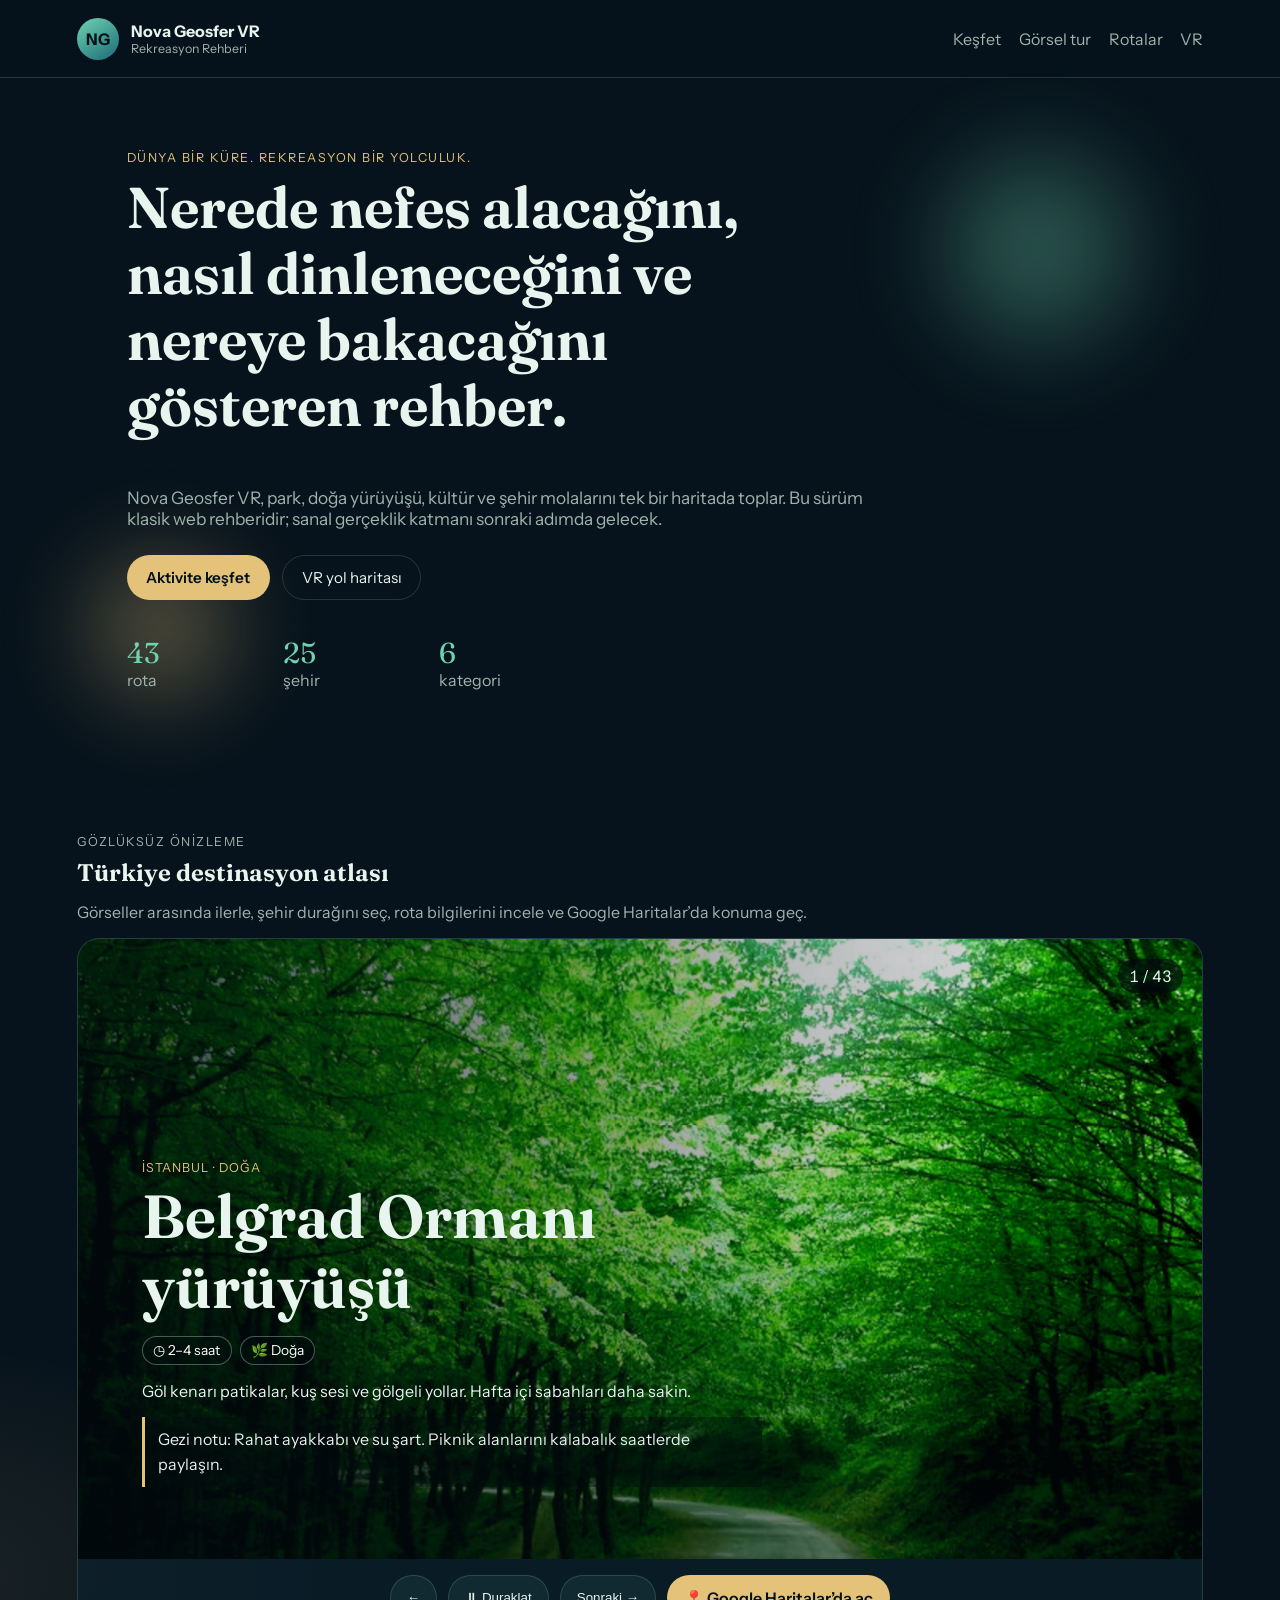
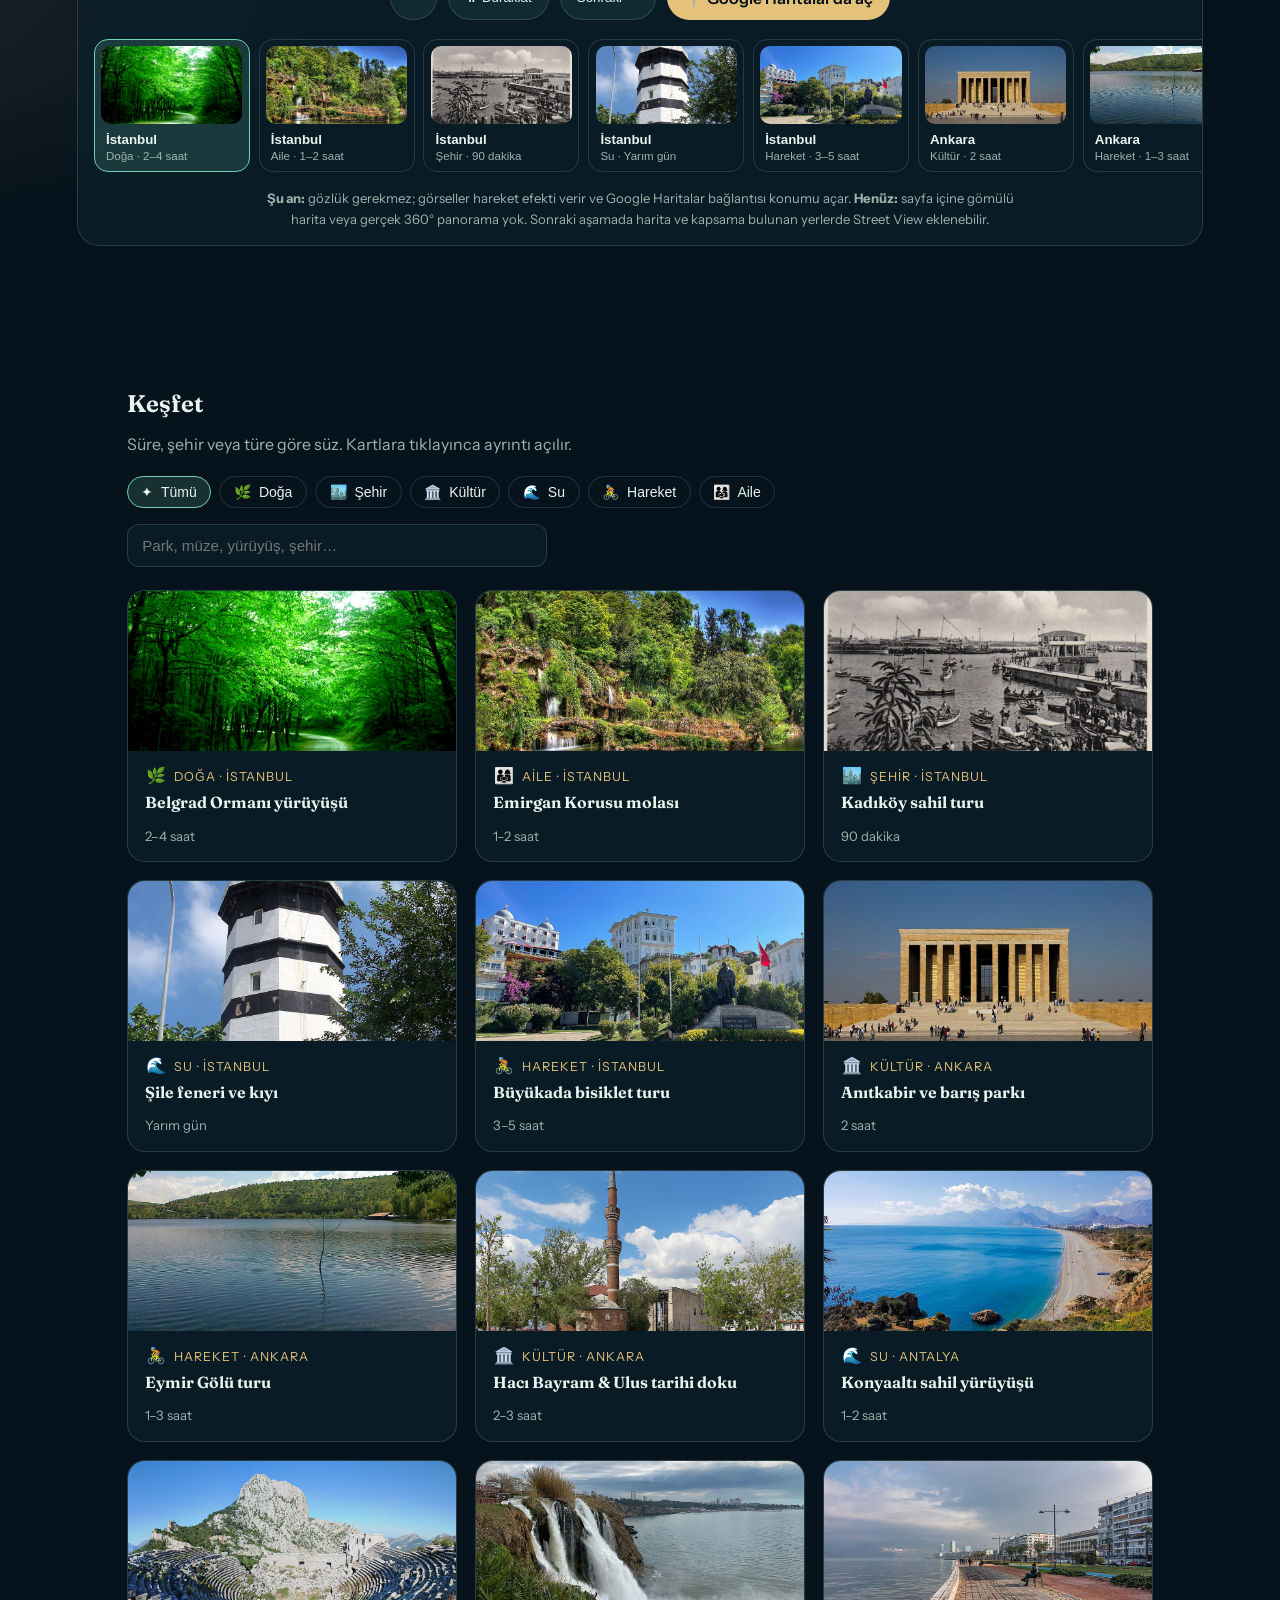
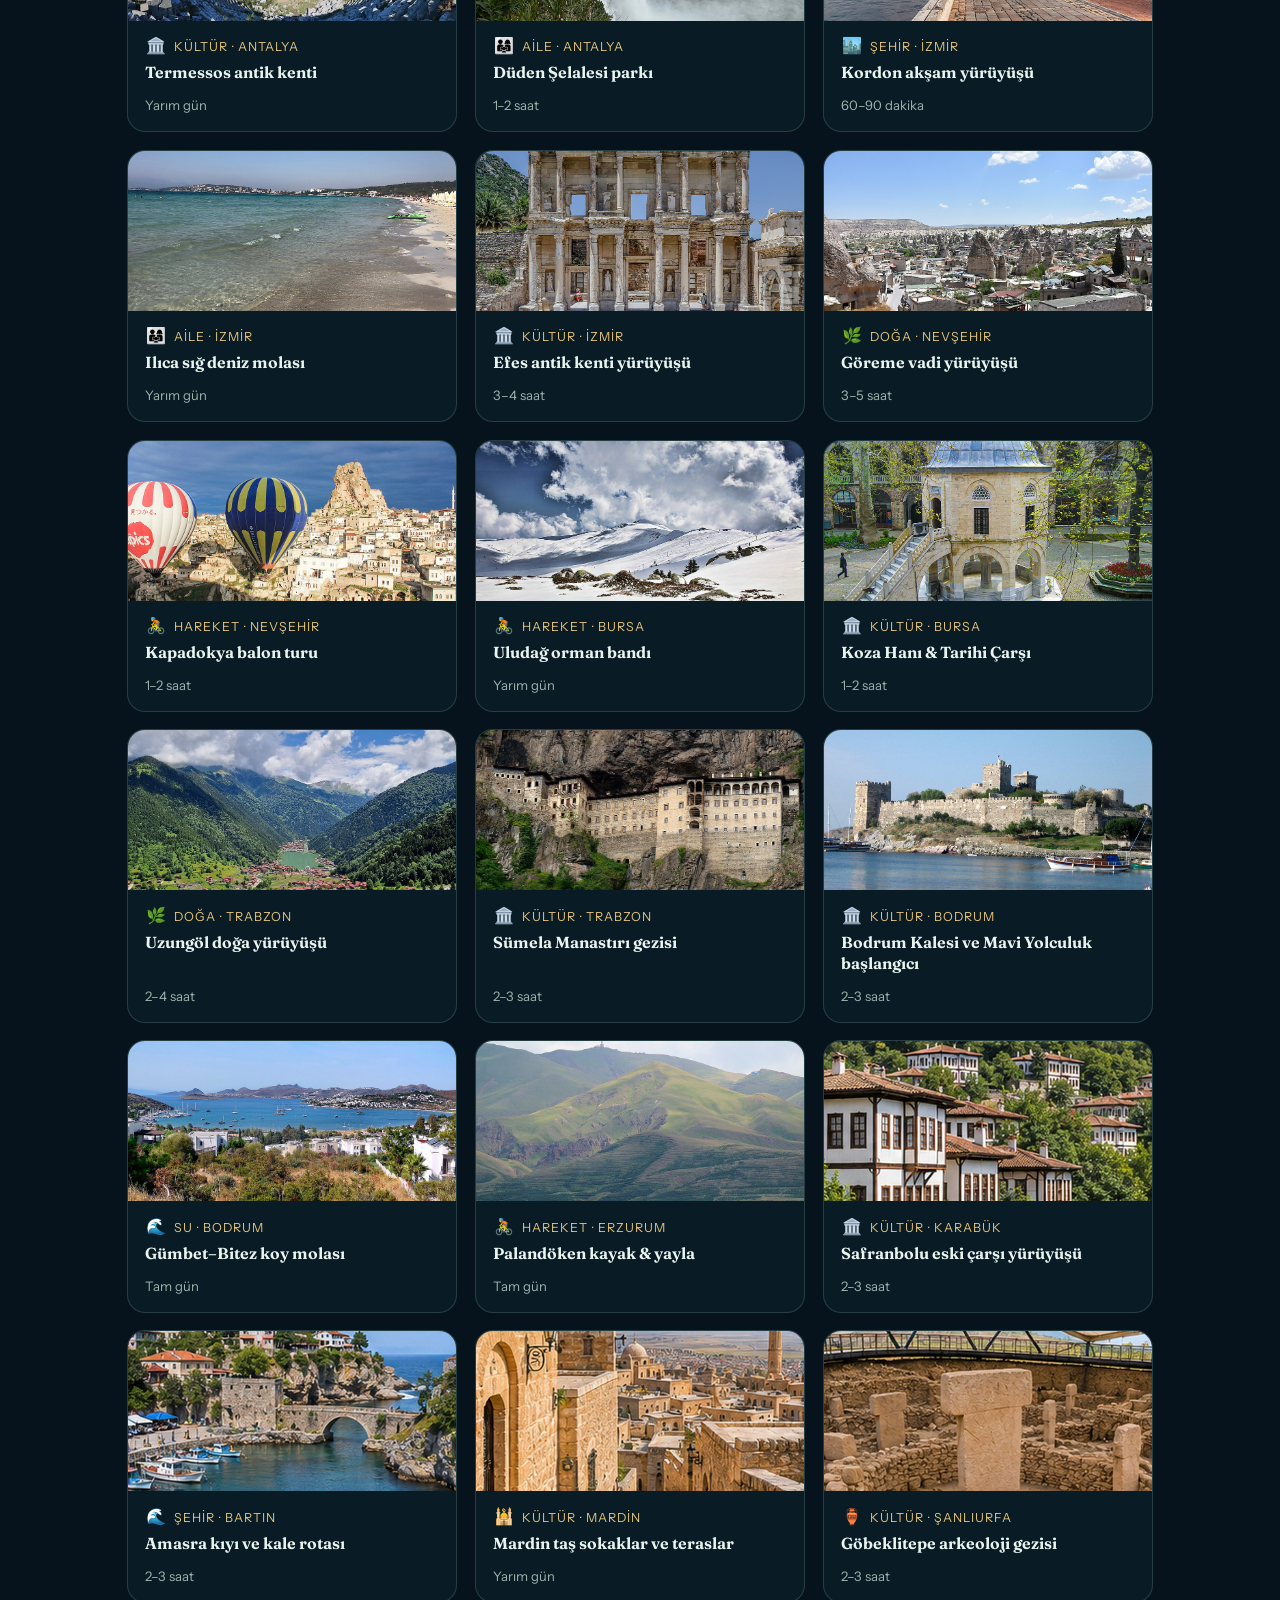
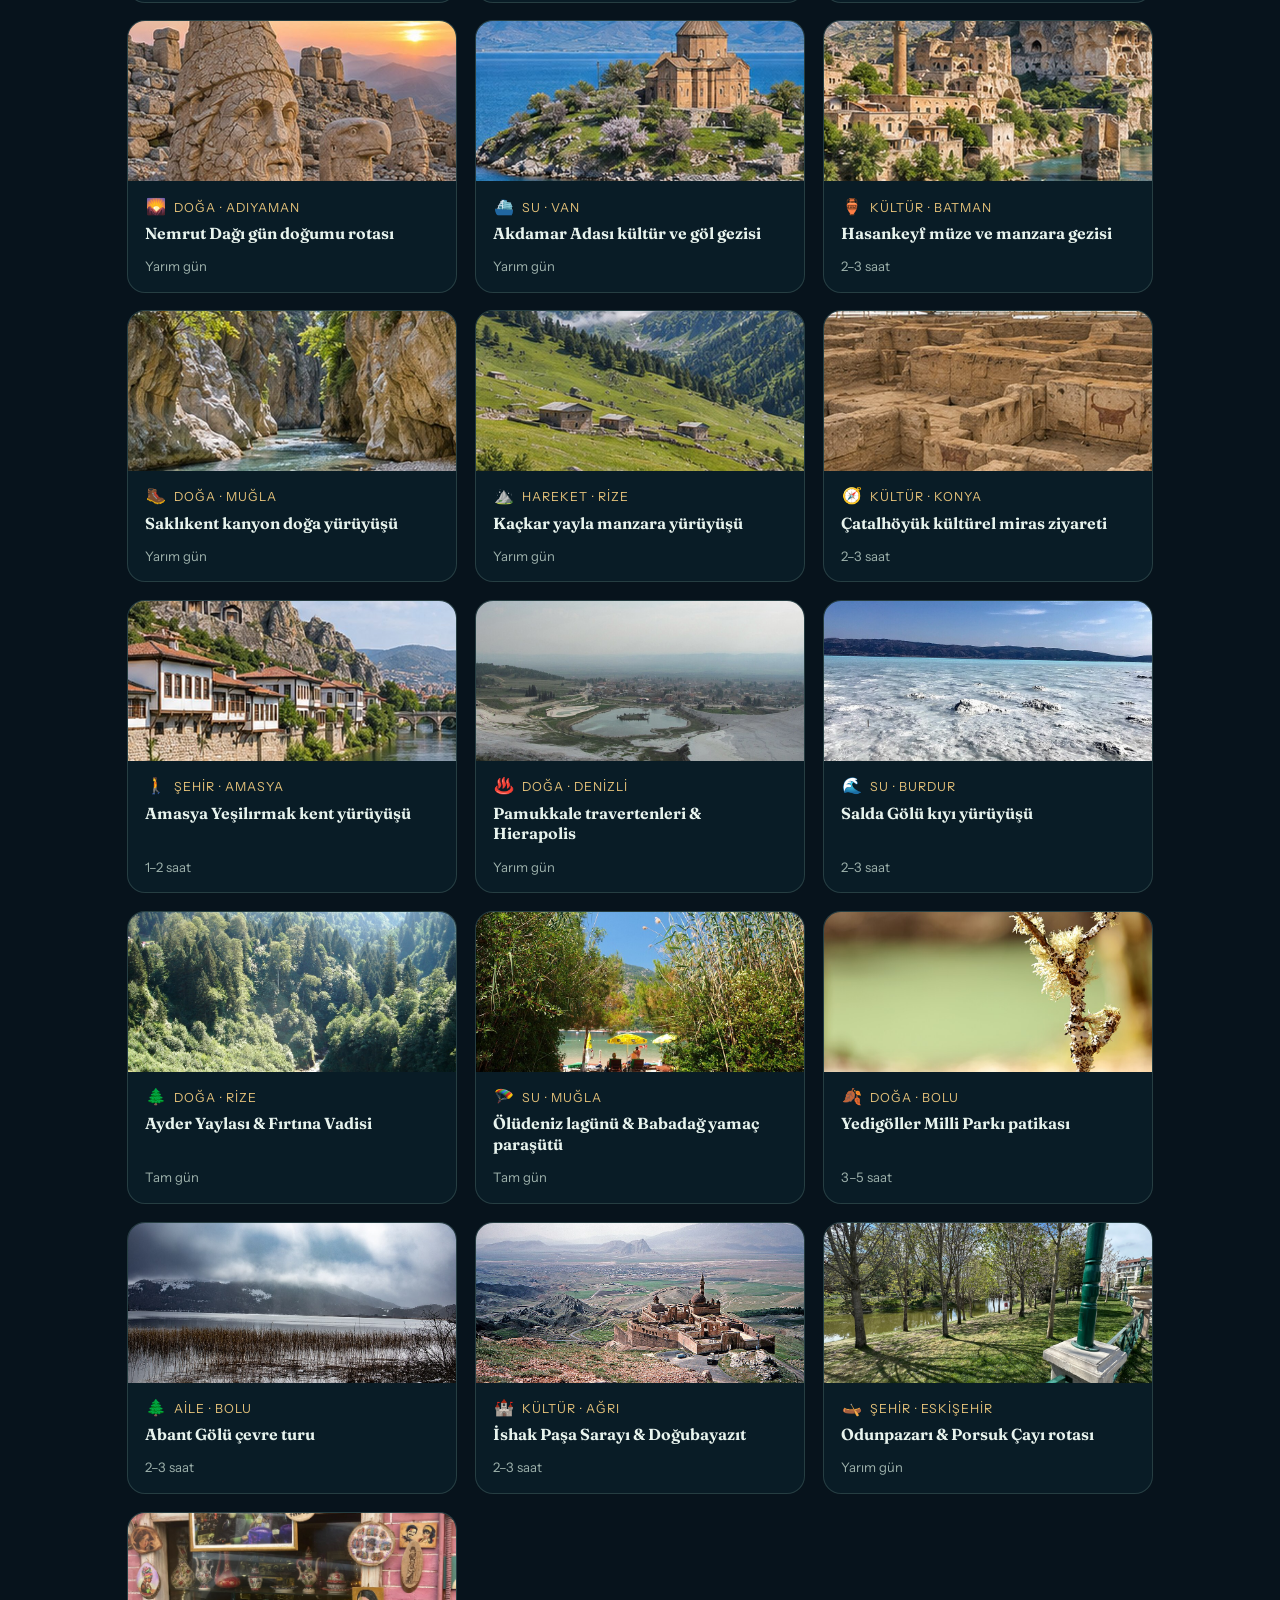
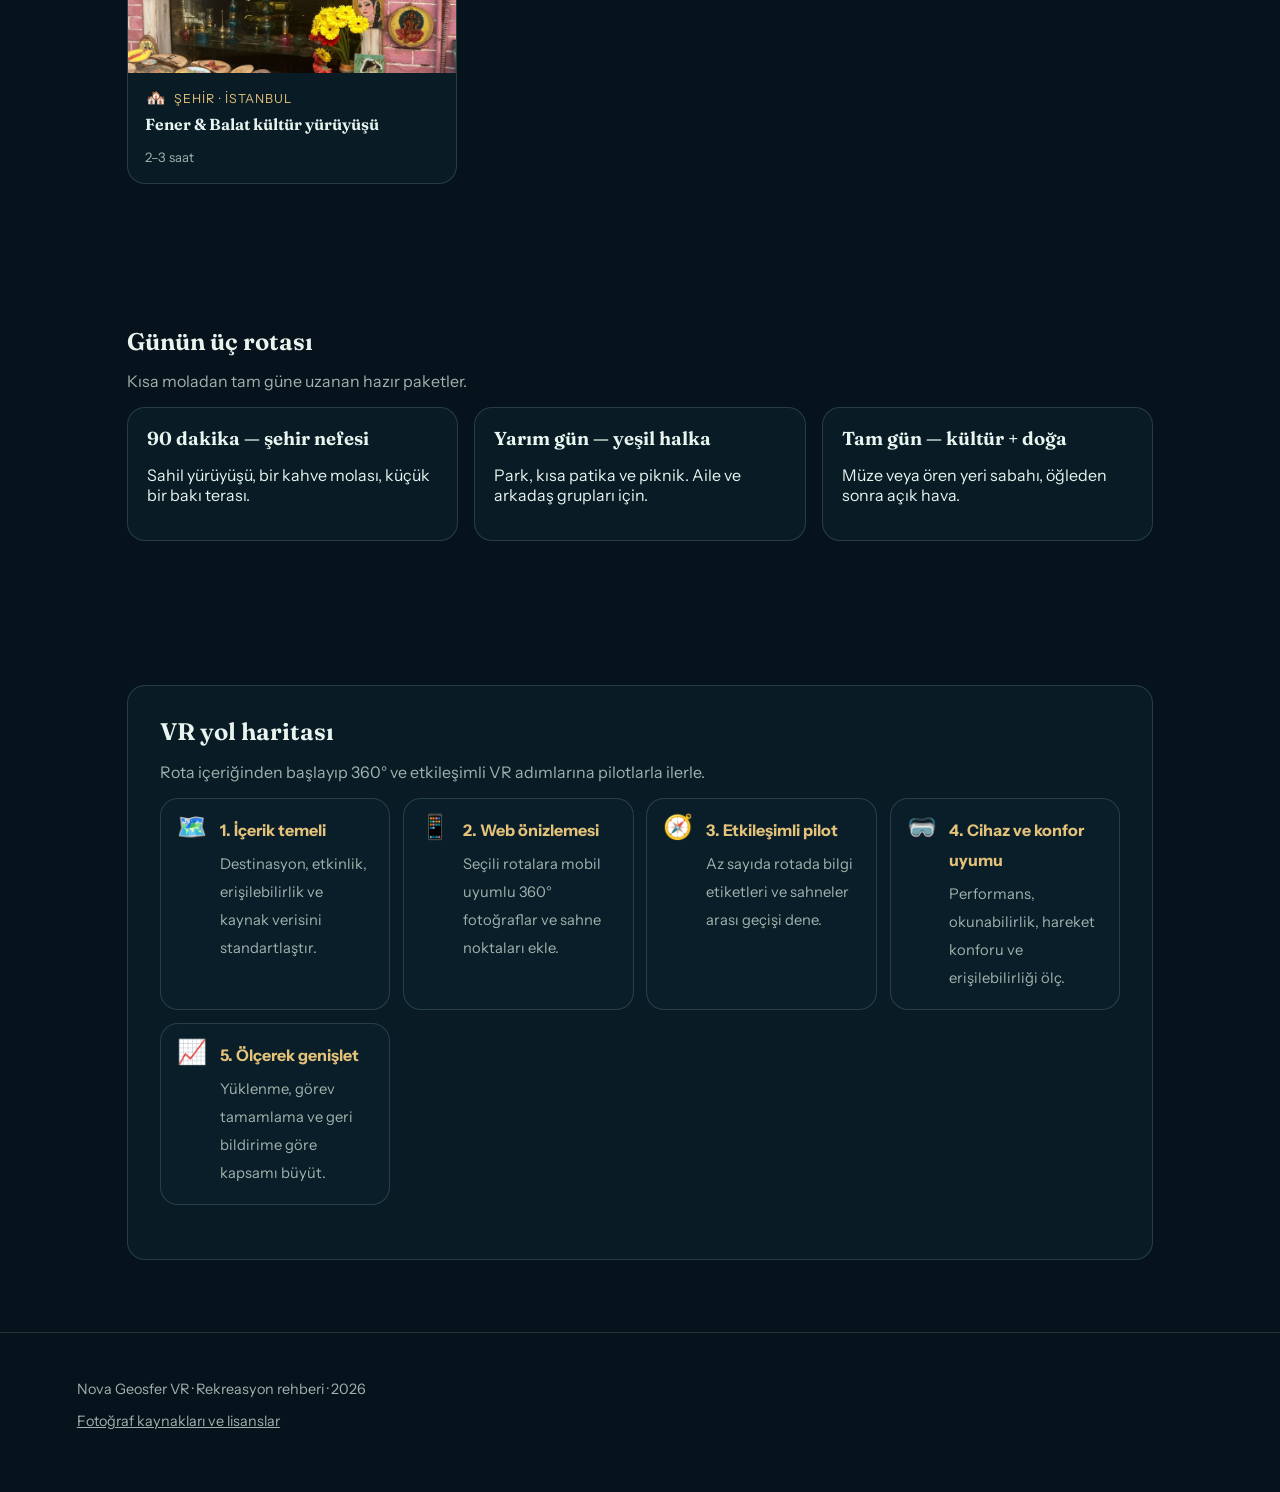
<file: index.html>
<!DOCTYPE html>
<html lang="tr">
  <head>
    <meta charset="UTF-8" />
    <meta name="viewport" content="width=device-width, initial-scale=1" />
    <title>Nova Geosfer VR — Rekreasyon Rehberi</title>
    <meta
      name="description"
      content="Nova Geosfer VR ile Türkiye'de doğa, kültür ve şehir rekreasyonunu keşfedin. Şimdilik web rehberi; yakında VR deneyimi."
    />
    <link rel="stylesheet" href="styles.css" />
    <link rel="preconnect" href="https://fonts.googleapis.com" />
    <link rel="preconnect" href="https://fonts.gstatic.com" crossorigin />
    <link
      href="https://fonts.googleapis.com/css2?family=Instrument+Sans:wght@400;500;600;700&family=Fraunces:opsz,wght@9..144,500;9..144,650&display=swap"
      rel="stylesheet"
    />
  </head>
  <body>
    <div class="orb orb-a" aria-hidden="true"></div>
    <div class="orb orb-b" aria-hidden="true"></div>

    <header class="topbar">
      <a class="brand" href="#anasayfa">
        <span class="brand-mark">NG</span>
        <span>
          <strong>Nova Geosfer VR</strong>
          <small>Rekreasyon Rehberi</small>
        </span>
      </a>
      <nav>
        <a href="#kesfet">Keşfet</a>
        <a href="#gorsel-tur">Görsel tur</a>
        <a href="#rotalar">Rotalar</a>
        <a href="#vr">VR</a>
      </nav>
    </header>

    <main>
      <!-- ── Hero ─────────────────────────────────── -->
      <section id="anasayfa" class="hero">
        <p class="eyebrow">Dünya bir küre. Rekreasyon bir yolculuk.</p>
        <h1>Nerede nefes alacağını, nasıl dinleneceğini ve nereye bakacağını gösteren rehber.</h1>
        <p class="lede">
          Nova Geosfer VR, park, doğa yürüyüşü, kültür ve şehir molalarını tek
          bir haritada toplar. Bu sürüm klasik web rehberidir; sanal gerçeklik
          katmanı sonraki adımda gelecek.
        </p>
        <div class="hero-actions">
          <a class="btn primary" href="#kesfet">Aktivite keşfet</a>
          <a class="btn ghost" href="#vr">VR yol haritası</a>
        </div>
        <dl class="stats">
          <div>
            <dt id="route-count">43</dt>
            <dd>rota</dd>
          </div>
          <div>
            <dt id="city-count">27</dt>
            <dd>şehir</dd>
          </div>
          <div>
            <dt>6</dt>
            <dd>kategori</dd>
          </div>
        </dl>
      </section>

      <section id="gorsel-tur" class="panel visual-tour-panel">
        <div class="section-head">
          <p class="eyebrow">Gözlüksüz önizleme</p>
          <h2>Türkiye destinasyon atlası</h2>
          <p>Görseller arasında ilerle, şehir durağını seç, rota bilgilerini incele ve Google Haritalar’da konuma geç.</p>
        </div>
        <div class="visual-tour" aria-label="Destinasyon görsel önizlemesi">
          <div class="tour-scene" id="tour-scene">
            <img id="tour-image" src="" alt="" />
            <div class="tour-shade" aria-hidden="true"></div>
            <div class="tour-caption" aria-live="polite">
              <p class="tag" id="tour-location"></p>
              <h3 id="tour-title"></h3>
              <div class="tour-meta"><span id="tour-duration"></span><span id="tour-category"></span></div>
              <p id="tour-description"></p>
              <p class="tour-tip" id="tour-tip"></p>
            </div>
            <span class="tour-counter" id="tour-counter"></span>
          </div>
          <div class="tour-controls">
            <button class="tour-button" id="tour-prev" type="button" aria-label="Önceki destinasyon">←</button>
            <button class="tour-button tour-play" id="tour-toggle" type="button" aria-pressed="true">⏸ Duraklat</button>
            <button class="tour-button" id="tour-next" type="button" aria-label="Sonraki destinasyon">Sonraki →</button>
            <a class="tour-button map-link" id="tour-map-link" href="#" target="_blank" rel="noopener noreferrer">📍 Google Haritalar’da aç</a>
          </div>
          <div class="tour-stops" id="tour-stops" aria-label="Destinasyon seç"></div>
          <p class="tour-note"><strong>Şu an:</strong> gözlük gerekmez; görseller hareket efekti verir ve Google Haritalar bağlantısı konumu açar. <strong>Henüz:</strong> sayfa içine gömülü harita veya gerçek 360° panorama yok. Sonraki aşamada harita ve kapsama bulunan yerlerde Street View eklenebilir.</p>
        </div>
      </section>

      <!-- ── Keşfet ─────────────────────────────────── -->
      <section id="kesfet" class="panel">
        <div class="section-head">
          <h2>Keşfet</h2>
          <p>Süre, şehir veya türe göre süz. Kartlara tıklayınca ayrıntı açılır.</p>
        </div>
        <div class="filters" role="toolbar" aria-label="Aktivite filtreleri">
          <button class="chip active" data-filter="all"><span aria-hidden="true">✦</span> Tümü</button>
          <button class="chip" data-filter="doga"><span aria-hidden="true">🌿</span> Doğa</button>
          <button class="chip" data-filter="sehir"><span aria-hidden="true">🏙️</span> Şehir</button>
          <button class="chip" data-filter="kultur"><span aria-hidden="true">🏛️</span> Kültür</button>
          <button class="chip" data-filter="su"><span aria-hidden="true">🌊</span> Su</button>
          <button class="chip" data-filter="spor"><span aria-hidden="true">🚴</span> Hareket</button>
          <button class="chip" data-filter="aile"><span aria-hidden="true">👨‍👩‍👧</span> Aile</button>
        </div>
        <label class="search">
          <span class="sr-only">Ara</span>
          <input id="search" type="search" placeholder="Park, müze, yürüyüş, şehir…" />
        </label>
        <div id="grid" class="grid"></div>
      </section>

      <!-- ── Rotalar ────────────────────────────────── -->
      <section id="rotalar" class="panel">
        <div class="section-head">
          <h2>Günün üç rotası</h2>
          <p>Kısa moladan tam güne uzanan hazır paketler.</p>
        </div>
        <div class="routes">
          <article>
            <h3>90 dakika — şehir nefesi</h3>
            <p>Sahil yürüyüşü, bir kahve molası, küçük bir bakı terası.</p>
          </article>
          <article>
            <h3>Yarım gün — yeşil halka</h3>
            <p>Park, kısa patika ve piknik. Aile ve arkadaş grupları için.</p>
          </article>
          <article>
            <h3>Tam gün — kültür + doğa</h3>
            <p>Müze veya ören yeri sabahı, öğleden sonra açık hava.</p>
          </article>
        </div>
      </section>

      <!-- ── VR ─────────────────────────────────────── -->
      <section id="vr" class="panel">
        <div class="vr">
          <div class="section-head">
            <h2>VR yol haritası</h2>
            <p>Rota içeriğinden başlayıp 360° ve etkileşimli VR adımlarına pilotlarla ilerle.</p>
          </div>
          <ol class="roadmap roadmap-steps">
            <li><span class="roadmap-icon" aria-hidden="true">🗺️</span><div><strong>1. İçerik temeli</strong><p>Destinasyon, etkinlik, erişilebilirlik ve kaynak verisini standartlaştır.</p></div></li>
            <li><span class="roadmap-icon" aria-hidden="true">📱</span><div><strong>2. Web önizlemesi</strong><p>Seçili rotalara mobil uyumlu 360° fotoğraflar ve sahne noktaları ekle.</p></div></li>
            <li><span class="roadmap-icon" aria-hidden="true">🧭</span><div><strong>3. Etkileşimli pilot</strong><p>Az sayıda rotada bilgi etiketleri ve sahneler arası geçişi dene.</p></div></li>
            <li><span class="roadmap-icon" aria-hidden="true">🥽</span><div><strong>4. Cihaz ve konfor uyumu</strong><p>Performans, okunabilirlik, hareket konforu ve erişilebilirliği ölç.</p></div></li>
            <li><span class="roadmap-icon" aria-hidden="true">📈</span><div><strong>5. Ölçerek genişlet</strong><p>Yüklenme, görev tamamlama ve geri bildirime göre kapsamı büyüt.</p></div></li>
          </ol>
        </div>
      </section>
    </main>

    <!-- ── Modal ──────────────────────────────────── -->
    <dialog id="detail">
      <article>
        <button class="close" type="button" aria-label="Kapat">×</button>
        <p class="tag" id="d-tag"></p>
        <h2 id="d-title"></h2>
        <p id="d-meta" class="meta"></p>
        <p id="d-body"></p>
        <p id="d-tip" class="tip"></p>
        <a id="d-map-link" class="btn ghost map-link" href="#" target="_blank" rel="noopener noreferrer">📍 Google Haritalar’da aç</a>
      </article>
    </dialog>

    <footer>
      <p>Nova Geosfer VR · Rekreasyon rehberi · 2026</p><p><a href="image-credits.html">Fotoğraf kaynakları ve lisanslar</a></p>
    </footer>

    <script src="data.js"></script>
    <script src="app.js"></script>
  </body>
</html>
</file>
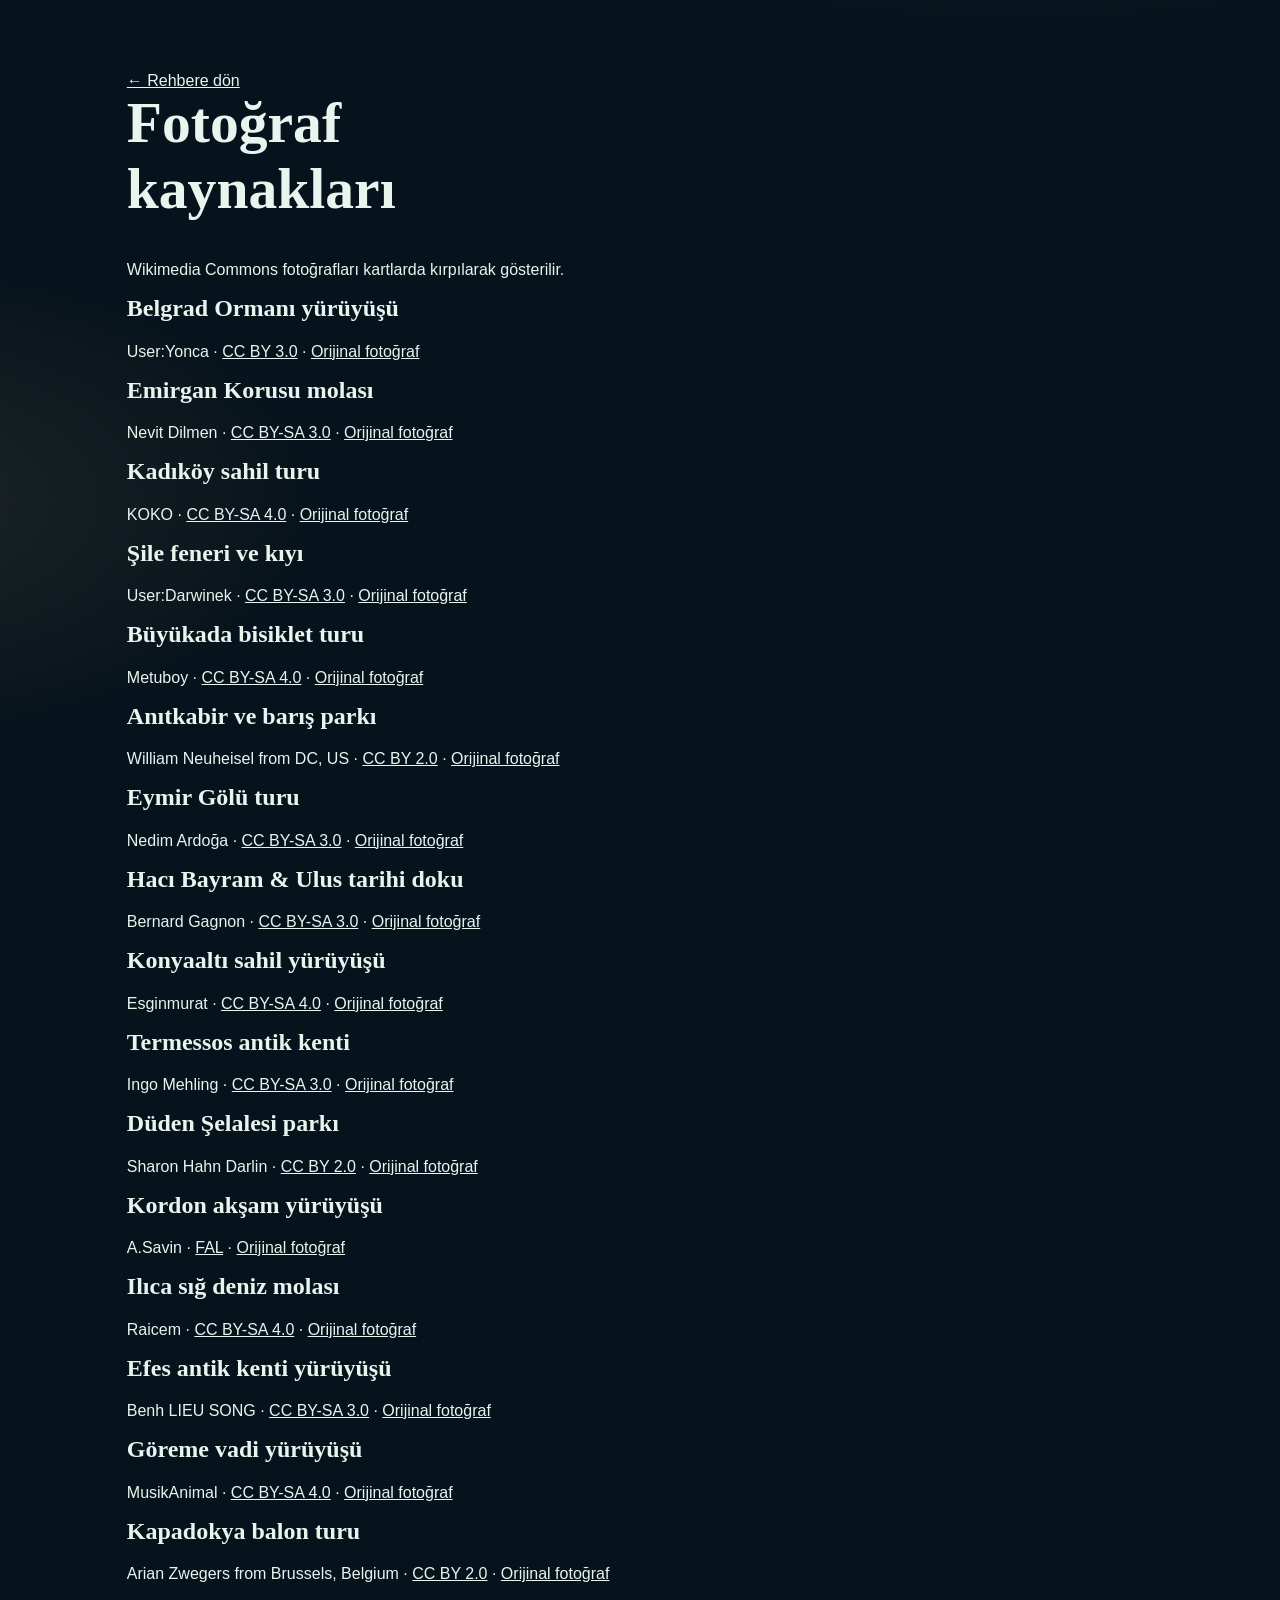
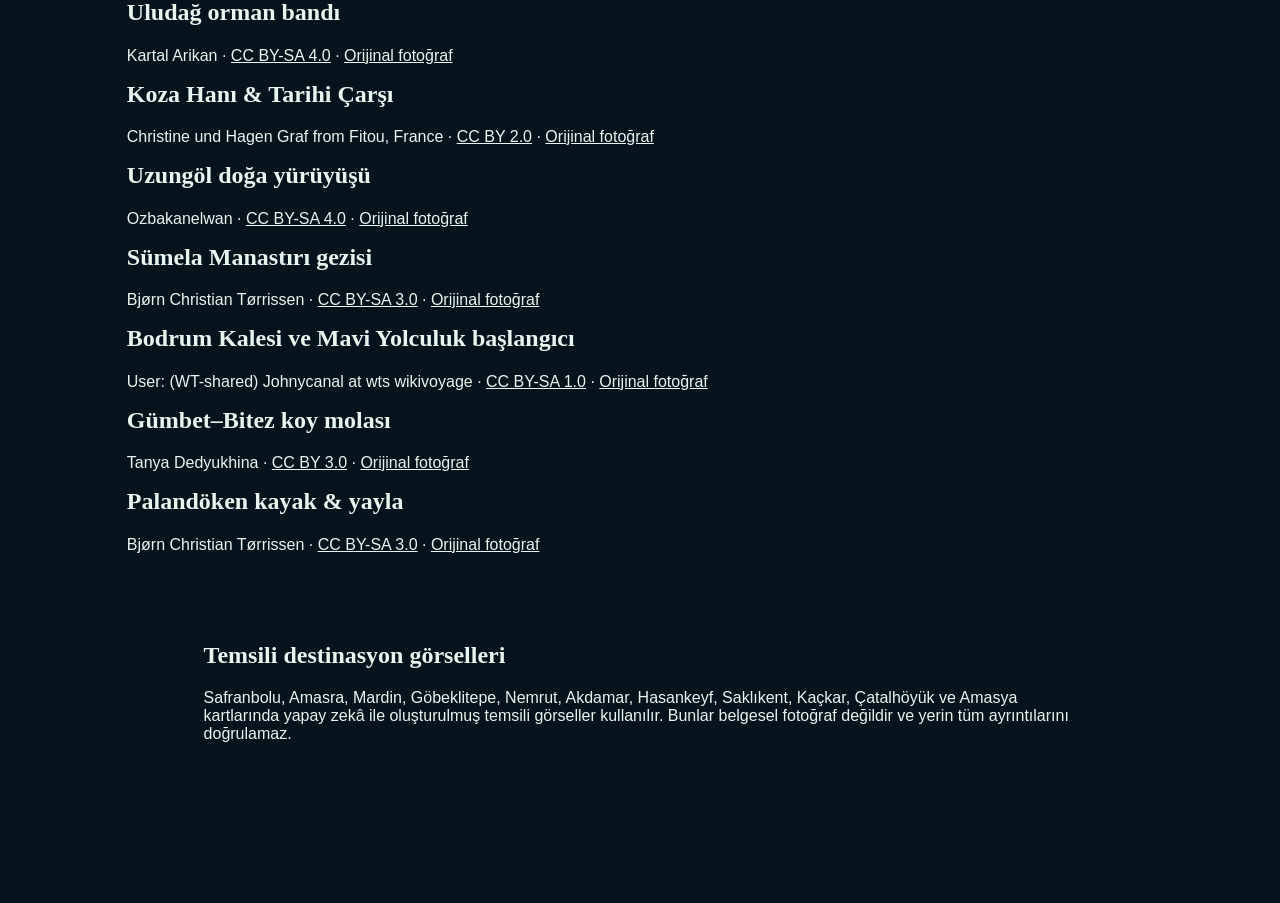
<file: image-credits.html>
<!doctype html><html lang="tr"><meta charset="utf-8"><meta name="viewport" content="width=device-width"><title>Fotoğraf kaynakları</title><link rel="stylesheet" href="styles.css"><main class="panel"><a href="index.html">← Rehbere dön</a><h1>Fotoğraf kaynakları</h1><p>Wikimedia Commons fotoğrafları kartlarda kırpılarak gösterilir.</p><article><h2>Belgrad Ormanı yürüyüşü</h2><p>User:Yonca · <a href="https://creativecommons.org/licenses/by/3.0">CC BY 3.0</a> · <a href="https://commons.wikimedia.org/wiki/File:Belgradormani2.jpg">Orijinal fotoğraf</a></p></article><article><h2>Emirgan Korusu molası</h2><p>Nevit Dilmen · <a href="http://creativecommons.org/licenses/by-sa/3.0/">CC BY-SA 3.0</a> · <a href="https://commons.wikimedia.org/wiki/File:Emirgan_04325.jpg">Orijinal fotoğraf</a></p></article><article><h2>Kadıköy sahil turu</h2><p>KOKO · <a href="https://creativecommons.org/licenses/by-sa/4.0">CC BY-SA 4.0</a> · <a href="https://commons.wikimedia.org/wiki/File:Moda_IMAGE.jpg">Orijinal fotoğraf</a></p></article><article><h2>Şile feneri ve kıyı</h2><p>User:Darwinek · <a href="https://creativecommons.org/licenses/by-sa/3.0">CC BY-SA 3.0</a> · <a href="https://commons.wikimedia.org/wiki/File:%C5%9Eile_6921.jpg">Orijinal fotoğraf</a></p></article><article><h2>Büyükada bisiklet turu</h2><p>Metuboy · <a href="https://creativecommons.org/licenses/by-sa/4.0">CC BY-SA 4.0</a> · <a href="https://commons.wikimedia.org/wiki/File:BuyukadaMainSquare.jpg">Orijinal fotoğraf</a></p></article><article><h2>Anıtkabir ve barış parkı</h2><p>William Neuheisel from DC, US · <a href="https://creativecommons.org/licenses/by/2.0">CC BY 2.0</a> · <a href="https://commons.wikimedia.org/wiki/File:Ataturk%27s_Mausoleum_(6225341313).jpg">Orijinal fotoğraf</a></p></article><article><h2>Eymir Gölü turu</h2><p>Nedim Ardoğa · <a href="https://creativecommons.org/licenses/by-sa/3.0">CC BY-SA 3.0</a> · <a href="https://commons.wikimedia.org/wiki/File:Lake_Eymir.jpg">Orijinal fotoğraf</a></p></article><article><h2>Hacı Bayram &amp; Ulus tarihi doku</h2><p>Bernard Gagnon · <a href="https://creativecommons.org/licenses/by-sa/3.0">CC BY-SA 3.0</a> · <a href="https://commons.wikimedia.org/wiki/File:Haci_Bayram_Mosque_02.jpg">Orijinal fotoğraf</a></p></article><article><h2>Konyaaltı sahil yürüyüşü</h2><p>Esginmurat · <a href="https://creativecommons.org/licenses/by-sa/4.0">CC BY-SA 4.0</a> · <a href="https://commons.wikimedia.org/wiki/File:Falezlerden_Antalya_Konyaalt%C4%B1_Plaj%C4%B1na_do%C4%9Fru_bir_g%C3%B6r%C3%BCn%C3%BCm.jpg">Orijinal fotoğraf</a></p></article><article><h2>Termessos antik kenti</h2><p>Ingo Mehling · <a href="https://creativecommons.org/licenses/by-sa/3.0">CC BY-SA 3.0</a> · <a href="https://commons.wikimedia.org/wiki/File:Termessos_-_Theater.jpg">Orijinal fotoğraf</a></p></article><article><h2>Düden Şelalesi parkı</h2><p>Sharon Hahn Darlin · <a href="https://creativecommons.org/licenses/by/2.0">CC BY 2.0</a> · <a href="https://commons.wikimedia.org/wiki/File:Antalya,_Turkey_March_2022_-_D%C3%BCden_Park_-_Lower_D%C3%BCden_Waterfalls.jpg">Orijinal fotoğraf</a></p></article><article><h2>Kordon akşam yürüyüşü</h2><p>A.Savin · <a href="http://artlibre.org/licence/lal/en">FAL</a> · <a href="https://commons.wikimedia.org/wiki/File:TR_Izmir_asv2020-02_img16_Alsancak_seaside.jpg">Orijinal fotoğraf</a></p></article><article><h2>Ilıca sığ deniz molası</h2><p>Raicem · <a href="https://creativecommons.org/licenses/by-sa/4.0">CC BY-SA 4.0</a> · <a href="https://commons.wikimedia.org/wiki/File:Il%C4%B1ca_Beach_in_%C3%87e%C5%9Fme,_%C4%B0zmir.jpg">Orijinal fotoğraf</a></p></article><article><h2>Efes antik kenti yürüyüşü</h2><p>Benh LIEU SONG · <a href="https://creativecommons.org/licenses/by-sa/3.0">CC BY-SA 3.0</a> · <a href="https://commons.wikimedia.org/wiki/File:Ephesus_Celsus_Library_Fa%C3%A7ade.jpg">Orijinal fotoğraf</a></p></article><article><h2>Göreme vadi yürüyüşü</h2><p>MusikAnimal · <a href="https://creativecommons.org/licenses/by-sa/4.0">CC BY-SA 4.0</a> · <a href="https://commons.wikimedia.org/wiki/File:G%C3%B6reme_town_and_valley_2015.JPG">Orijinal fotoğraf</a></p></article><article><h2>Kapadokya balon turu</h2><p>Arian Zwegers from Brussels, Belgium · <a href="https://creativecommons.org/licenses/by/2.0">CC BY 2.0</a> · <a href="https://commons.wikimedia.org/wiki/File:Cappadocia_balloon_trip,_Ortahisar_Castle_(11893715185).jpg">Orijinal fotoğraf</a></p></article><article><h2>Uludağ orman bandı</h2><p>Kartal Arikan · <a href="https://creativecommons.org/licenses/by-sa/4.0">CC BY-SA 4.0</a> · <a href="https://commons.wikimedia.org/wiki/File:Uluda%C4%9F_-_Olympos_Misios.jpg">Orijinal fotoğraf</a></p></article><article><h2>Koza Hanı &amp; Tarihi Çarşı</h2><p>Christine und Hagen Graf from Fitou, France · <a href="https://creativecommons.org/licenses/by/2.0">CC BY 2.0</a> · <a href="https://commons.wikimedia.org/wiki/File:Bursa,_Turkey_(4505709750).jpg">Orijinal fotoğraf</a></p></article><article><h2>Uzungöl doğa yürüyüşü</h2><p>Ozbakanelwan · <a href="https://creativecommons.org/licenses/by-sa/4.0">CC BY-SA 4.0</a> · <a href="https://commons.wikimedia.org/wiki/File:Uzung%C3%B6l,_Trabzon.jpg">Orijinal fotoğraf</a></p></article><article><h2>Sümela Manastırı gezisi</h2><p>Bjørn Christian Tørrissen · <a href="https://creativecommons.org/licenses/by-sa/3.0">CC BY-SA 3.0</a> · <a href="https://commons.wikimedia.org/wiki/File:Sumela_From_Across_Valley.JPG">Orijinal fotoğraf</a></p></article><article><h2>Bodrum Kalesi ve Mavi Yolculuk başlangıcı</h2><p>User: (WT-shared) Johnycanal at  wts wikivoyage · <a href="https://creativecommons.org/licenses/by-sa/1.0">CC BY-SA 1.0</a> · <a href="https://commons.wikimedia.org/wiki/File:BodrumCastlesoutheast.jpg">Orijinal fotoğraf</a></p></article><article><h2>Gümbet–Bitez koy molası</h2><p>Tanya Dedyukhina · <a href="https://creativecommons.org/licenses/by/3.0">CC BY 3.0</a> · <a href="https://commons.wikimedia.org/wiki/File:Bodrum_Bitez_bay_-_panoramio.jpg">Orijinal fotoğraf</a></p></article><article><h2>Palandöken kayak &amp; yayla</h2><p>Bjørn Christian Tørrissen · <a href="https://creativecommons.org/licenses/by-sa/3.0">CC BY-SA 3.0</a> · <a href="https://commons.wikimedia.org/wiki/File:Palandoken_Erzurum_2009.JPG">Orijinal fotoğraf</a></p></article><section class="panel"><h2>Temsili destinasyon görselleri</h2><p>Safranbolu, Amasra, Mardin, Göbeklitepe, Nemrut, Akdamar, Hasankeyf, Saklıkent, Kaçkar, Çatalhöyük ve Amasya kartlarında yapay zekâ ile oluşturulmuş temsili görseller kullanılır. Bunlar belgesel fotoğraf değildir ve yerin tüm ayrıntılarını doğrulamaz.</p></section>
  </main></html>
</file>
<file: styles.css>
/* ── Tokens ─────────────────────────────────────────────── */
:root {
  --bg:    #07131c;
  --panel: rgba(12, 32, 44, 0.72);
  --line:  rgba(164, 214, 196, 0.18);
  --text:  #e8f4ee;
  --muted: #9fb3ad;
  --gold:  #e4c27a;
  --teal:  #6fd3b0;
  --ink:   #041018;
  --radius-card: 18px;
}

/* ── Reset ──────────────────────────────────────────────── */
*, *::before, *::after { box-sizing: border-box; }

html { scroll-behavior: smooth; }

body {
  margin: 0;
  min-height: 100vh;
  font-family: "Instrument Sans", "Segoe UI", Arial, sans-serif;
  color: var(--text);
  background:
    radial-gradient(1200px 500px at 80% -10%, rgba(111,211,176,.18), transparent 55%),
    radial-gradient(900px  480px at -10% 20%, rgba(228,194,122,.10), transparent 50%),
    var(--bg);
}

/* ── Ambient orbs ───────────────────────────────────────── */
.orb {
  position: fixed;
  z-index: -1;
  border-radius: 50%;
  filter: blur(40px);
  opacity: .45;
  pointer-events: none;
}
.orb-a { width:280px; height:280px; right:8%;  top:12%;    background: radial-gradient(circle,#6fd3b0,transparent 70%); }
.orb-b { width:220px; height:220px; left:4%;   bottom:18%; background: radial-gradient(circle,#e4c27a,transparent 70%); }

/* ── Typography ─────────────────────────────────────────── */
a { color: inherit; }

h1, h2, h3 {
  font-family: Fraunces, Georgia, "Times New Roman", serif;
  font-weight: 650;
  line-height: 1.15;
  margin-top: 0;
}
h1 { font-size: clamp(2rem, 5vw, 3.6rem); max-width: 16ch; }

.eyebrow {
  letter-spacing: .12em;
  text-transform: uppercase;
  color: var(--gold);
  font-size: .78rem;
  margin: 0 0 .6rem;
}
.lede { max-width: 62ch; color: var(--muted); font-size: 1.08rem; }
.tag  { color: var(--gold); font-size: .78rem; text-transform: uppercase; letter-spacing: .08em; margin: 0; }

/* ── Top bar ────────────────────────────────────────────── */
.topbar {
  display: flex;
  justify-content: space-between;
  align-items: center;
  gap: 1rem;
  padding: 1.1rem 6vw;
  position: sticky;
  top: 0;
  backdrop-filter: blur(16px);
  background: rgba(7,19,28,.72);
  border-bottom: 1px solid var(--line);
  z-index: 5;
}
.brand { display:flex; gap:.75rem; align-items:center; text-decoration:none; }
.brand-mark {
  width:42px; height:42px;
  border-radius:50%;
  display:grid; place-items:center;
  font-weight:700;
  background: linear-gradient(145deg, var(--teal), #1b6b78);
  color: var(--ink);
  flex-shrink: 0;
}
.brand strong, .brand small { display:block; }
.brand small { color:var(--muted); font-size:.78rem; }

nav { display:flex; gap:1.1rem; }
nav a { text-decoration:none; color:var(--muted); }
nav a:hover { color:var(--gold); }

/* ── Layout ─────────────────────────────────────────────── */
.hero,
.panel {
  padding: 4.5rem 6vw;
  max-width: 1180px;
  margin: 0 auto;
}

/* ── Hero ───────────────────────────────────────────────── */
.hero-actions { display:flex; gap:.8rem; flex-wrap:wrap; margin:1.6rem 0 2.2rem; }

.btn {
  display: inline-flex;
  align-items: center;
  text-decoration: none;
  padding: .75rem 1.15rem;
  border-radius: 999px;
  border: 1px solid var(--line);
  font-size: .95rem;
}
.btn.primary { background:var(--gold); color:var(--ink); border-color:transparent; font-weight:600; }
.btn.ghost:hover { border-color:var(--teal); }

.stats {
  display: grid;
  grid-template-columns: repeat(3, minmax(0, 140px));
  gap: 1rem;
  margin: 0;
}
.stats dt { font-family:Fraunces,serif; font-size:1.8rem; color:var(--teal); margin:0; }
.stats dd { margin:0; color:var(--muted); }

/* ── Section head ───────────────────────────────────────── */
.section-head h2 { margin-bottom:.4rem; }
.section-head p, .meta, .tip { color:var(--muted); }

/* ── Filters & search ───────────────────────────────────── */
.filters { display:flex; flex-wrap:wrap; gap:.5rem; margin:1.4rem 0 1rem; }

.chip {
  background: transparent;
  color: var(--text);
  border: 1px solid var(--line);
  border-radius: 999px;
  padding: .45rem .85rem;
  cursor: pointer;
  font-size: .875rem;
  transition: background .15s, border-color .15s;
}
.chip.active, .chip:hover { background:rgba(111,211,176,.16); border-color:var(--teal); }

.search input {
  width: 100%;
  max-width: 420px;
  background: var(--panel);
  color: var(--text);
  border: 1px solid var(--line);
  border-radius: 12px;
  padding: .75rem .9rem;
  font-size: .95rem;
  outline: none;
}
.search input:focus { border-color:var(--teal); }

/* ── Grid ───────────────────────────────────────────────── */
.grid {
  display: grid;
  grid-template-columns: repeat(auto-fill, minmax(260px, 1fr));
  gap: 1.1rem;
  margin-top: 1.4rem;
  align-items: stretch;
}

/* ── Kart ───────────────────────────────────────────────── */
.card {
  /* reset button */
  appearance: none;
  -webkit-appearance: none;
  font: inherit;

  /* layout */
  display: flex;
  flex-direction: column;
  text-align: left;
  width: 100%;

  min-width: 0;
  height: 100%;
  padding: 0;

  /* look */
  background: var(--panel);
  border: 1px solid var(--line);
  border-radius: var(--radius-card);
  overflow: hidden;
  color: inherit;
  cursor: pointer;

  /* transition */
  transition: transform .18s ease, border-color .18s ease, box-shadow .18s ease;
}

.card:hover {
  transform: translateY(-4px);
  border-color: var(--teal);
  box-shadow: 0 8px 24px rgba(0,0,0,.3);
}

/* Görsel */
.card-img {
  width: 100%;
  height: 160px;
  flex-shrink: 0;
  object-fit: cover;
  display: block;
  border-radius: 0;
  background: rgba(111,211,176,.06);  /* yüklenmeden önce boş alan rengi */
}

/* Metin alanı */
.card-body {
  padding: .9rem 1.1rem 1.1rem;
  display: flex;
  flex-direction: column;
  gap: .25rem;
  flex: 1;
  width: 100%;
  min-width: 0;
  overflow-wrap: anywhere;
}

.card-body h3 {
  font-size: 1rem;
  margin: .2rem 0 .4rem;
  line-height: 1.3;
}

.card-duration {
  margin: auto 0 0; padding-top: .25rem;
  color: var(--muted);
  font-size: .82rem;
}

/* ── Rotalar ────────────────────────────────────────────── */
.routes {
  display: grid;
  grid-template-columns: repeat(auto-fit, minmax(220px, 1fr));
  gap: 1rem;
}
.routes article {
  background: var(--panel);
  border: 1px solid var(--line);
  border-radius: var(--radius-card);
  padding: 1.2rem;
}
.routes article h3 { margin-bottom: .4rem; }

/* ── VR bölümü ──────────────────────────────────────────── */
.vr {
  background: var(--panel);
  border: 1px solid var(--line);
  border-radius: var(--radius-card);
  padding: 2rem 2rem 2.4rem;
}
.roadmap { padding-left:1.2rem; color:var(--muted); line-height:1.9; }

/* ── Dialog / Modal ─────────────────────────────────────── */
#detail {
  border: 1px solid var(--line);
  border-radius: 20px;
  background: #0c202c;
  color: var(--text);
  padding: 0;
  max-width: 560px;
  width: calc(100% - 2rem);
}
#detail::backdrop { background: rgba(2,8,12,.7); backdrop-filter: blur(4px); }
#detail article   { padding: 1.4rem 1.5rem 1.8rem; }

.close {
  float: right;
  background: none;
  border: 0;
  color: var(--muted);
  font-size: 1.6rem;
  cursor: pointer;
  line-height: 1;
  padding: 0;
}
.close:hover { color: var(--text); }

.tip {
  margin-top: .6rem;
  padding: .7rem .9rem;
  border-radius: 10px;
  background: rgba(111,211,176,.08);
  border-left: 3px solid var(--teal);
  font-size: .9rem;
}

/* ── Footer ─────────────────────────────────────────────── */
footer {
  padding: 2rem 6vw 3rem;
  color: var(--muted);
  border-top: 1px solid var(--line);
  font-size: .9rem;
}

/* ── Yardımcı ───────────────────────────────────────────── */
.sr-only {
  position: absolute;
  width: 1px; height: 1px;
  overflow: hidden;
  clip: rect(0,0,0,0);
}

/* ── Responsive ─────────────────────────────────────────── */
@media (max-width: 700px) {
  nav { display: none; }

  .stats { grid-template-columns: repeat(3, 1fr); }

  .grid { grid-template-columns: repeat(auto-fill, minmax(200px, 1fr)); }

  .hero, .panel { padding: 3rem 5vw; }

  #detail { width: calc(100% - 1.5rem); }
}

@media (max-width: 480px) {
  .grid { grid-template-columns: 1fr; }
}



/* Expanded category icons and staged VR roadmap */
.chip span{margin-right:.25rem}.activity-icon{display:inline-grid;place-items:center;width:1.35rem;margin-right:.2rem;font-size:1rem}
.roadmap-steps{display:grid;grid-template-columns:repeat(auto-fit,minmax(220px,1fr));gap:.8rem;padding:0;list-style:none}
.roadmap-steps li{display:flex;gap:.8rem;align-items:flex-start;padding:1rem;border:1px solid var(--line);border-radius:var(--radius-card);background:var(--panel)}
.roadmap-icon{font-size:1.5rem;line-height:1}.roadmap-steps strong{color:var(--gold)}.roadmap-steps p{color:var(--muted);margin:.35rem 0 0;font-size:.92rem}


/* Video-like destination photo tour (non-VR preview) */
.visual-tour-panel { max-width: 1320px; }
.visual-tour { overflow: hidden; border: 1px solid var(--line); border-radius: 22px; background: var(--panel); }
.tour-scene { position: relative; min-height: clamp(360px, 52vw, 620px); overflow: hidden; background: #10232b; isolation: isolate; }
.tour-scene img { position:absolute; inset:0; width:100%; height:100%; object-fit:cover; transform:scale(1.08); }
.tour-scene.is-moving img { animation: tour-drift 8s ease-in-out both; }
@keyframes tour-drift { from { transform:scale(1.08) translate3d(1.2%,0,0); } to { transform:scale(1.2) translate3d(-1.2%,-1%,0); } }
.tour-shade { position:absolute; inset:0; z-index:1; background:linear-gradient(90deg,rgba(2,10,14,.76),rgba(2,10,14,.28) 62%,rgba(2,10,14,.08)),linear-gradient(0deg,rgba(2,10,14,.42),transparent 52%); }
.tour-caption { position:absolute; z-index:2; left:clamp(1.2rem,5vw,4rem); bottom:clamp(1.4rem,5vw,3.5rem); max-width:620px; }
.tour-caption h3 { font-size:clamp(2rem,5vw,3.8rem); margin:.45rem 0; }
.tour-caption p:last-child { color:#e4eeea; font-size:1rem; line-height:1.55; }
.tour-counter { position:absolute; z-index:2; right:1.2rem; top:1.2rem; padding:.45rem .7rem; border-radius:999px; background:rgba(2,10,14,.65); color:var(--text); font-variant-numeric:tabular-nums; }
.tour-controls { display:flex; justify-content:center; gap:.7rem; padding:1rem; }
.tour-button { border:1px solid var(--line); border-radius:999px; padding:.7rem 1rem; color:var(--text); background:rgba(111,211,176,.08); cursor:pointer; }
.tour-button:hover,.tour-stop:hover,.tour-stop.active { border-color:var(--teal); background:rgba(111,211,176,.16); }
.tour-stops { display:flex; gap:.55rem; overflow-x:auto; padding:0 1rem 1rem; scrollbar-color:var(--teal) transparent; }
.tour-stop { flex:0 0 auto; display:flex; align-items:center; gap:.4rem; padding:.55rem .75rem; border:1px solid var(--line); border-radius:999px; color:var(--muted); background:transparent; cursor:pointer; white-space:nowrap; }
.tour-stop[aria-current="true"] { color:var(--text); }
.tour-note { margin:0; padding:0 1rem 1rem; color:var(--muted); font-size:.82rem; text-align:center; }
@media (prefers-reduced-motion: reduce) { .tour-scene.is-moving img { animation:none; } }

/* Atlas details and visual stop selector */
.tour-meta { display:flex; flex-wrap:wrap; gap:.5rem; margin:.85rem 0; }
.tour-meta span { padding:.35rem .65rem; border:1px solid rgba(232,244,238,.32); border-radius:999px; background:rgba(2,10,14,.4); color:#fff; font-size:.86rem; }
.tour-tip { max-width:60ch; padding:.65rem .8rem; border-left:3px solid var(--gold); background:rgba(2,10,14,.4); color:#fff; font-size:.9rem; }
.tour-stops { padding:.2rem 1rem 1rem; }
.tour-stop { flex-direction:column; align-items:stretch; gap:.4rem; width:156px; padding:.4rem; border-radius:14px; text-align:left; }
.tour-stop img { width:100%; height:78px; object-fit:cover; border-radius:10px; }
.tour-stop span { color:var(--text); font-weight:600; padding:.1rem .3rem .2rem; }
.tour-stop small { display:block; margin-top:.15rem; color:var(--muted); font-size:.72rem; font-weight:400; }
.tour-note { max-width:90ch; margin:auto; line-height:1.55; }

.map-link { text-decoration:none; display:inline-flex; align-items:center; justify-content:center; }
.tour-controls .map-link { background:var(--gold); color:var(--ink); border-color:transparent; font-weight:600; }
.tour-controls { flex-wrap:wrap; }
</file>
